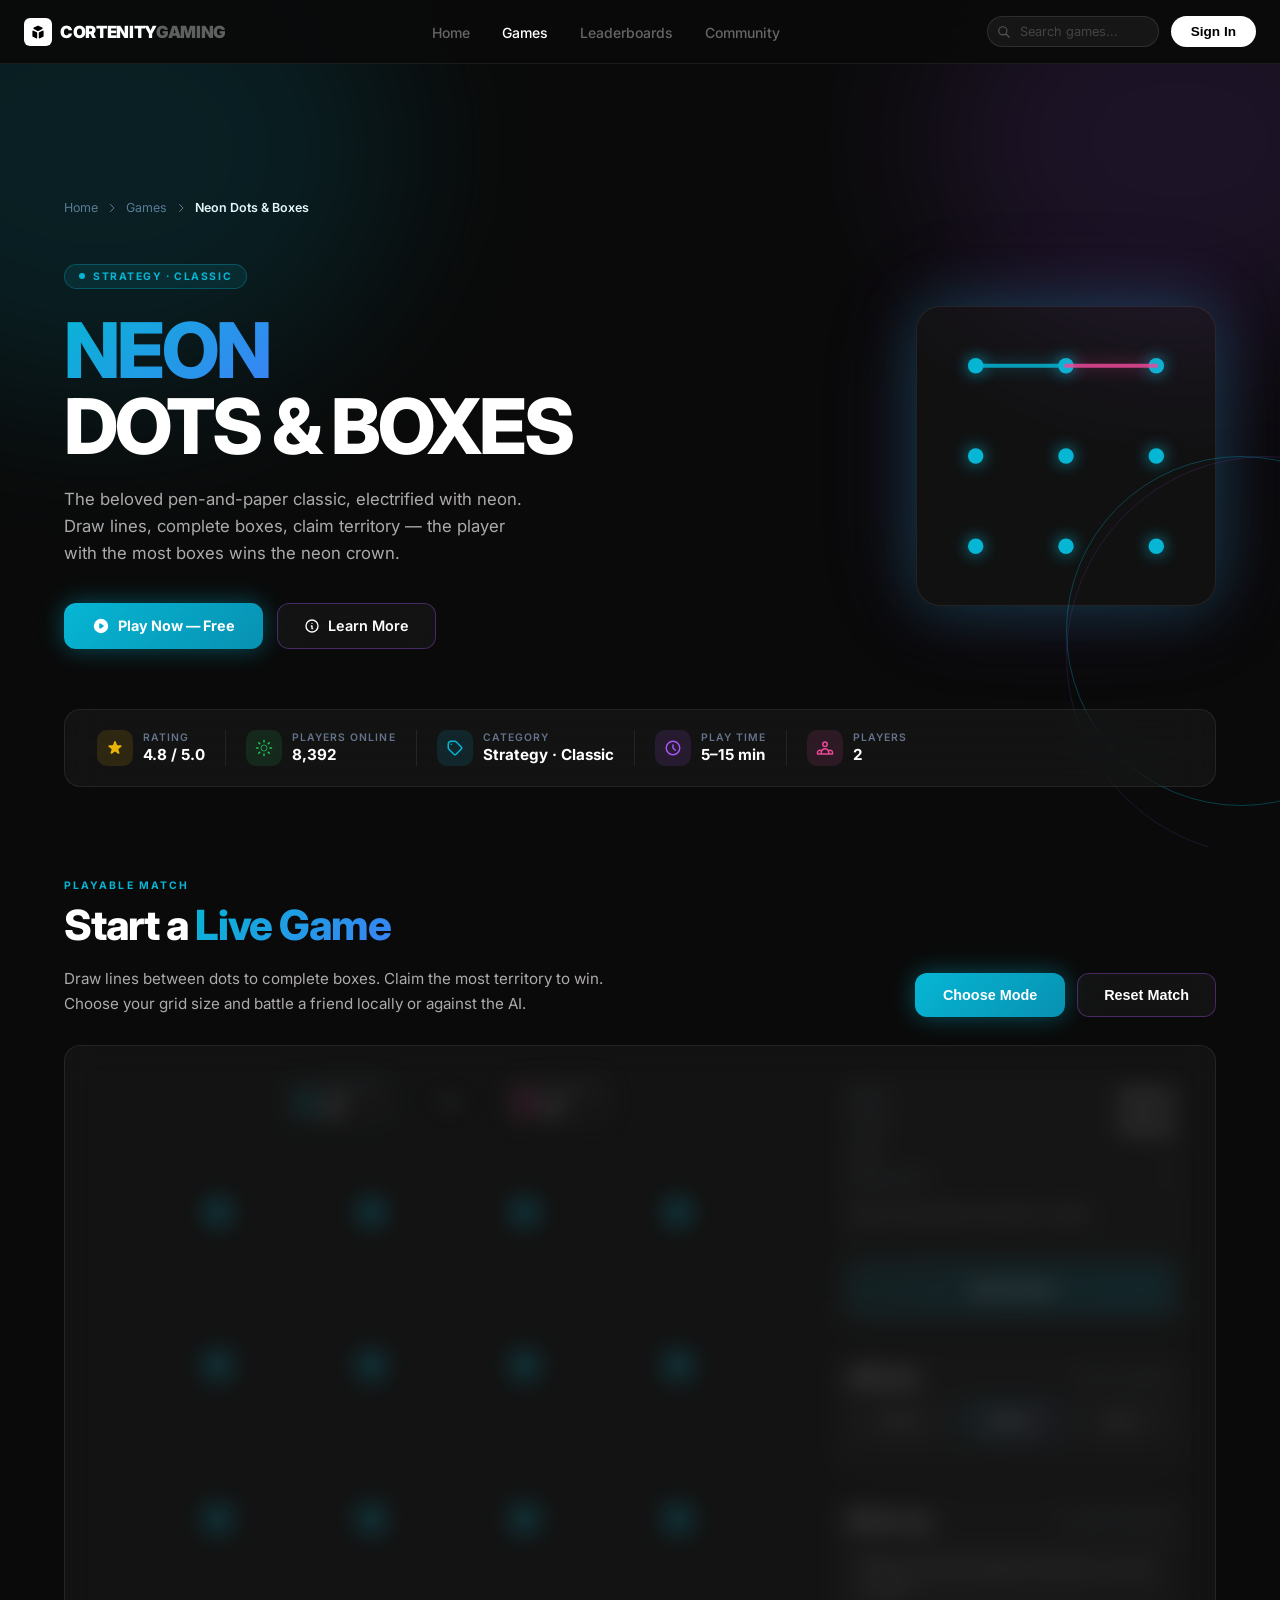
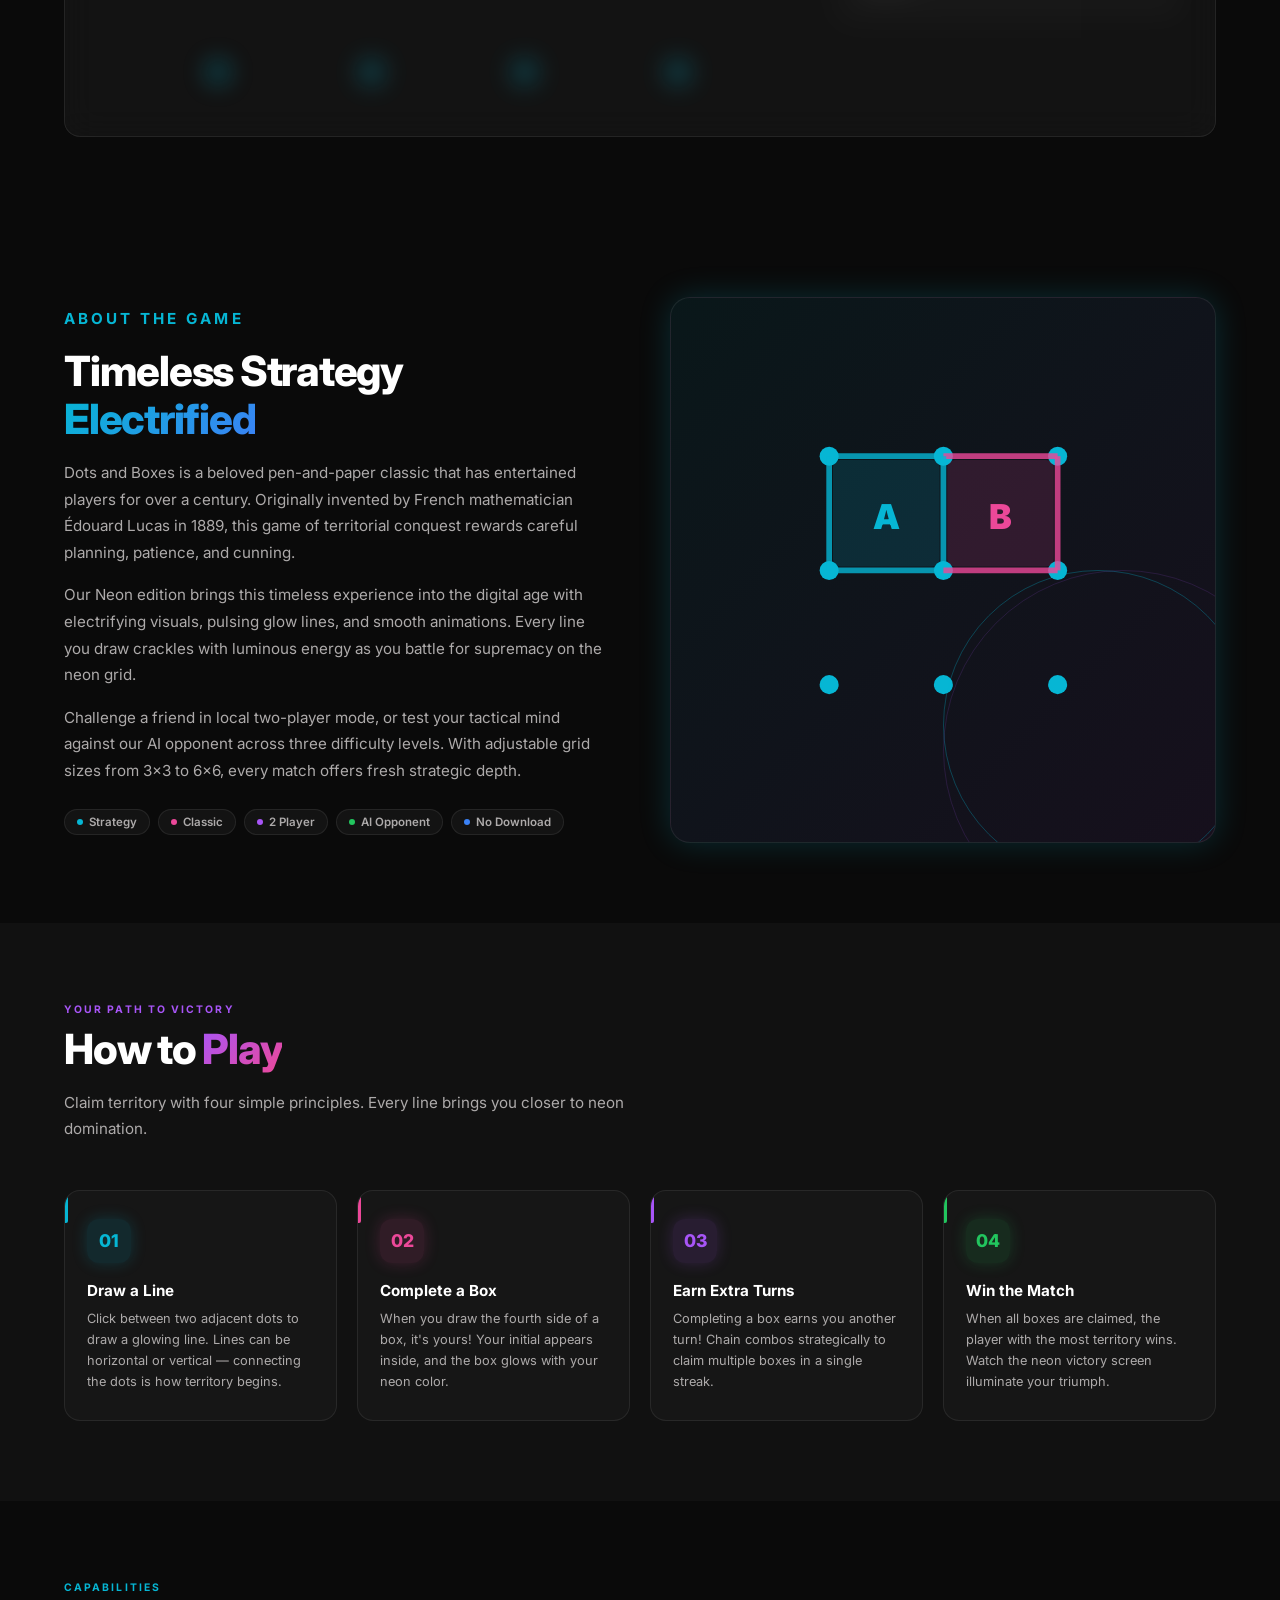
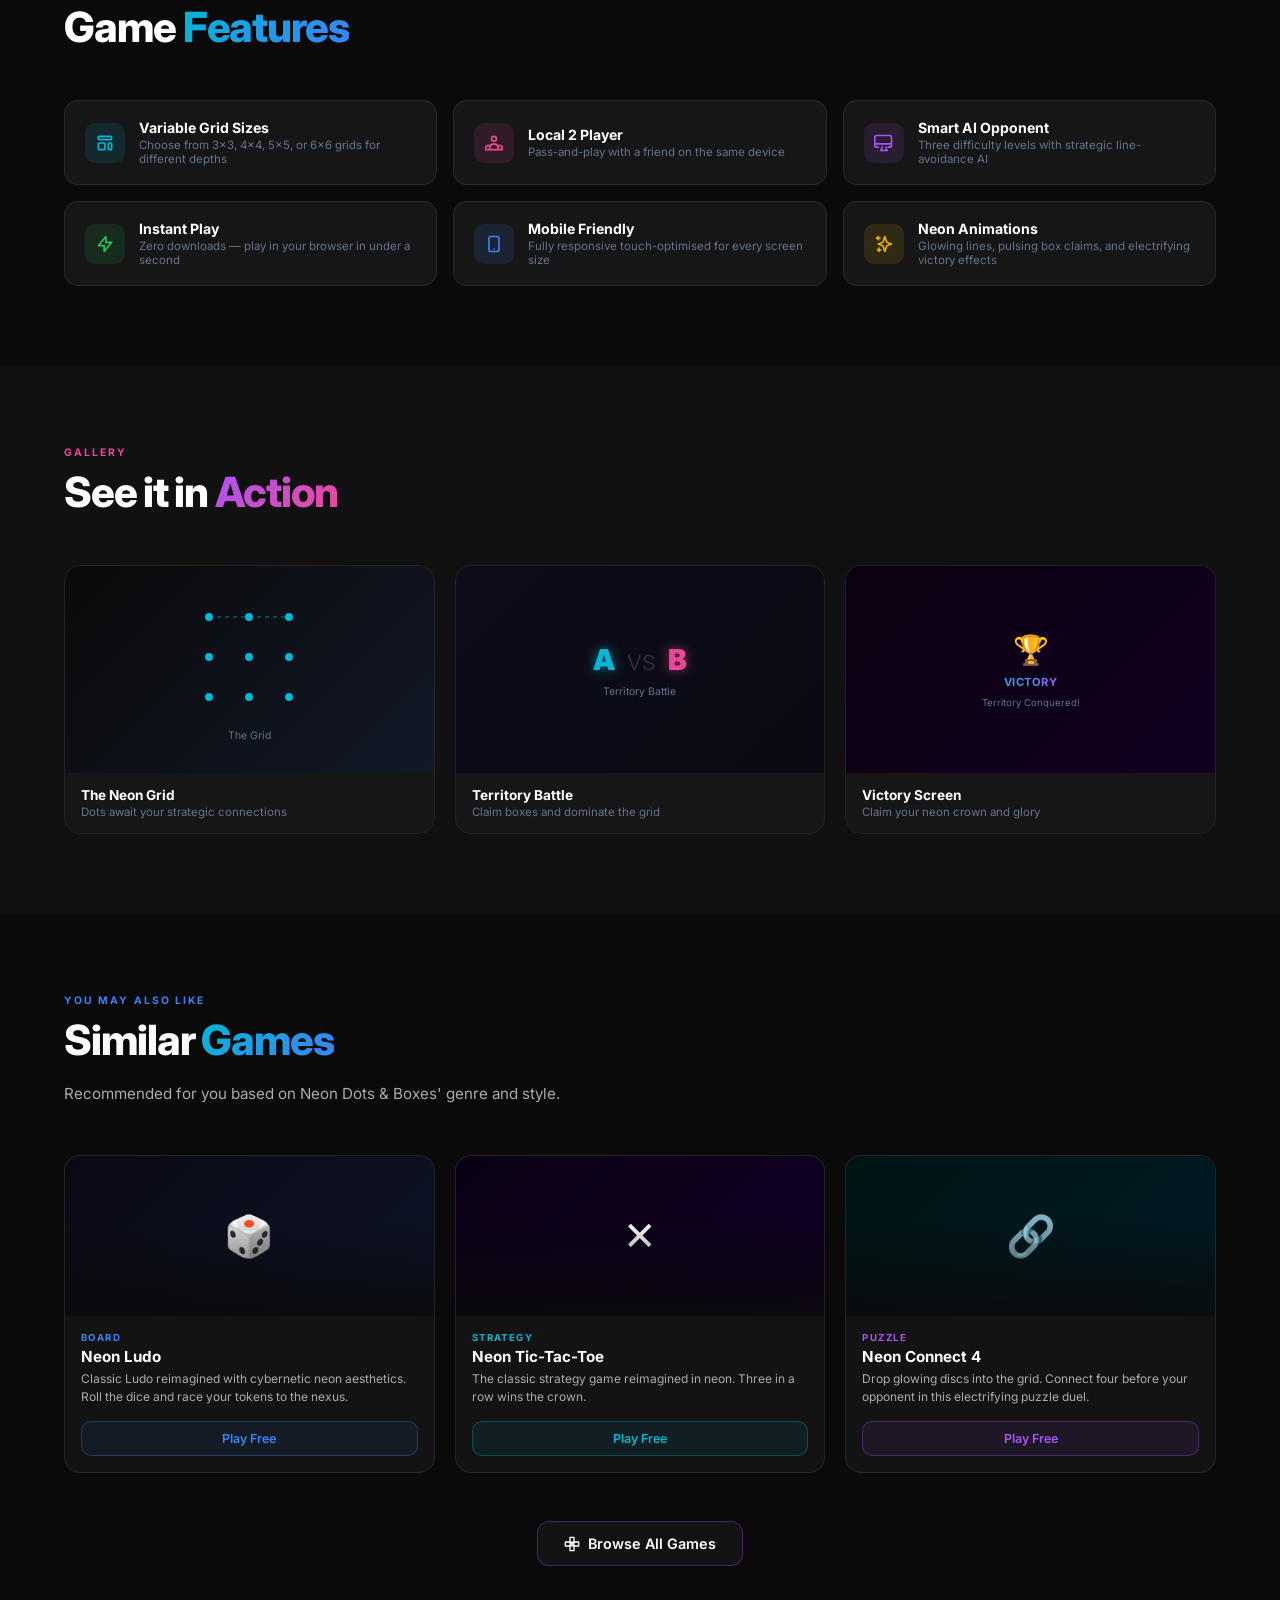
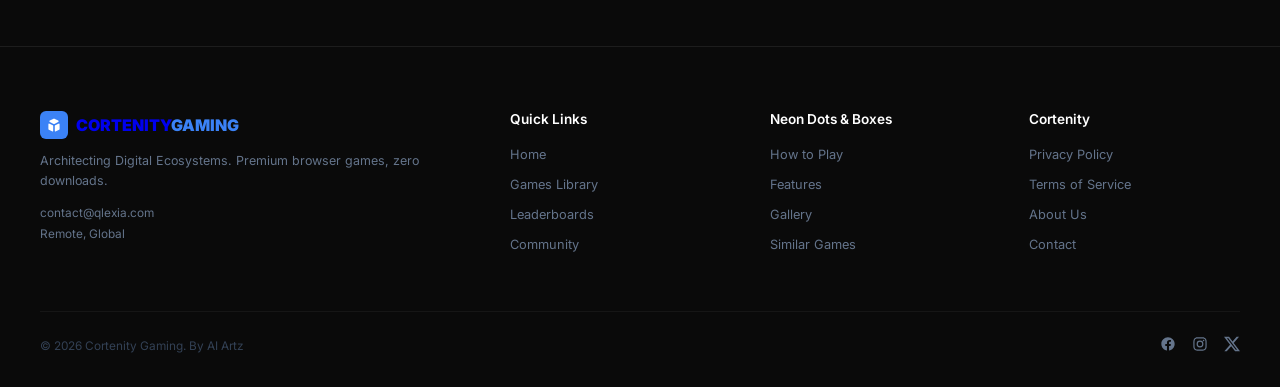
<file: games/Cortenity_dotsandboxes/index.html>
<!DOCTYPE html>
<html lang="en">
<head>
<meta charset="UTF-8">
<meta name="viewport" content="width=device-width, initial-scale=1.0">
<title>Neon Dots & Boxes – Classic Strategy Reimagined | Cortenity Gaming</title>
<meta name="description" content="Play Neon Dots & Boxes on Cortenity Gaming. The classic pen-and-paper strategy game reimagined with stunning neon aesthetics. Challenge a friend locally, no download required.">
<meta name="keywords" content="neon dots and boxes, dots and boxes online, free dots boxes, strategy game, multiplayer dots boxes">
<meta name="robots" content="index, follow">
<link rel="canonical" href="https://cortenity.qlexia.com/games/Cortenity_dotsandboxes/">
<meta property="og:title" content="Neon Dots & Boxes – Classic Strategy Reimagined">
<meta property="og:description" content="Experience the classic pen-and-paper strategy game with stunning neon visuals. Play free on Cortenity Gaming.">
<meta property="og:type" content="website">
<link rel="preconnect" href="https://fonts.googleapis.com">
<link rel="preconnect" href="https://fonts.gstatic.com" crossorigin>
<link href="https://fonts.googleapis.com/css2?family=Inter:wght@400;500;600;700;800;900&display=swap" rel="stylesheet">
<link rel="stylesheet" href="css/style.css">
</head>
<body>

<!-- ===== NAVBAR ===== -->
<nav class="site-nav" role="navigation" aria-label="Main navigation">
  <div class="nav-inner">
    <a href="../../index.html" class="nav-logo" aria-label="Cortenity Gaming Home">
      <div class="nav-logo-icon">
        <svg viewBox="0 0 20 20" fill="currentColor"><path d="M11 17a1 1 0 001.447.894l4-2A1 1 0 0017 15V9.236a1 1 0 00-1.447-.894l-4 2a1 1 0 00-.553.894V17zM15.211 6.276a1 1 0 000-1.788l-4.764-2.382a1 1 0 00-.894 0L4.789 4.488a1 1 0 000 1.788l4.764 2.382a1 1 0 00.894 0l4.764-2.382zM4.447 8.342A1 1 0 003 9.236V15a1 1 0 00.553.894l4 2A1 1 0 009 17v-5.764a1 1 0 00-.553-.894l-4-2z"/></svg>
      </div>
      <span class="nav-brand">CORTENITY<span>GAMING</span></span>
    </a>
    <ul class="nav-links">
      <li><a href="../../index.html">Home</a></li>
      <li><a href="../../pages/games.html" class="active">Games</a></li>
      <li><a href="../../pages/leaderboards.html">Leaderboards</a></li>
      <li><a href="../../pages/community.html">Community</a></li>
    </ul>
    <div class="nav-right">
      <div class="nav-search">
        <svg fill="none" stroke="currentColor" viewBox="0 0 24 24"><path stroke-linecap="round" stroke-linejoin="round" stroke-width="2" d="M21 21l-6-6m2-5a7 7 0 11-14 0 7 7 0 0114 0z"/></svg>
        <input type="text" id="nav-search-input" placeholder="Search games..." aria-label="Search games">
      </div>
      <button class="btn-signin" id="signin-btn">Sign In</button>
    </div>
  </div>
</nav>

<!-- Mobile Bottom Nav -->
<nav class="mobile-bottom-nav" aria-label="Mobile navigation">
  <ul>
    <li><a href="../../index.html"><svg viewBox="0 0 24 24"><path d="M10 20v-6h4v6h5v-8h3L12 3 2 12h3v8z"/></svg>Home</a></li>
    <li><a href="../../pages/games.html" class="active"><svg viewBox="0 0 24 24"><path d="M15 7.5V2H9v5.5l3 3 3-3zM7.5 9H2v6h5.5l3-3-3-3zM9 16.5V22h6v-5.5l-3-3-3 3zM16.5 9l-3 3 3 3H22V9h-5.5z"/></svg>Games</a></li>
    <li><a href="../../pages/leaderboards.html"><svg viewBox="0 0 24 24"><path d="M5 9h3v11H5zm6-5h3v16h-3zm6 8h3v8h-3z"/></svg>Boards</a></li>
    <li><a href="../../pages/community.html"><svg viewBox="0 0 24 24"><path d="M16 11c1.66 0 2.99-1.34 2.99-3S17.66 5 16 5c-1.66 0-3 1.34-3 3s1.34 3 3 3zm-8 0c1.66 0 2.99-1.34 2.99-3S9.66 5 8 5C6.34 5 5 6.34 5 8s1.34 3 3 3zm0 2c-2.33 0-7 1.17-7 3.5V19h14v-2.5c0-2.33-4.67-3.5-7-3.5zm8 0c-.29 0-.62.02-.97.05 1.16.84 1.97 1.97 1.97 3.45V19h6v-2.5c0-2.33-4.67-3.5-7-3.5z"/></svg>Community</a></li>
  </ul>
</nav>

<main class="pb-20-mobile">

  <!-- ===== HERO ===== -->
  <section class="hero" id="hero">
    <div class="orb hero-orb-1"></div>
    <div class="orb hero-orb-2"></div>
    <div class="container">

      <!-- Breadcrumb -->
      <nav class="breadcrumb" aria-label="Breadcrumb">
        <a href="../../index.html">Home</a>
        <svg width="12" height="12" fill="none" stroke="currentColor" viewBox="0 0 24 24"><path stroke-linecap="round" stroke-linejoin="round" stroke-width="2" d="M9 5l7 7-7 7"/></svg>
        <a href="../../pages/games.html">Games</a>
        <svg width="12" height="12" fill="none" stroke="currentColor" viewBox="0 0 24 24"><path stroke-linecap="round" stroke-linejoin="round" stroke-width="2" d="M9 5l7 7-7 7"/></svg>
        <span>Neon Dots & Boxes</span>
      </nav>

      <div class="hero-content">
        <div class="hero-text">
          <div class="hero-badge">
            <span class="hero-badge-dot"></span>
            Strategy · Classic
          </div>
          <h1 class="hero-title">
            <span class="grad-text">NEON</span><br>DOTS & BOXES
          </h1>
          <p class="hero-subtitle">The beloved pen-and-paper classic, electrified with neon. Draw lines, complete boxes, claim territory — the player with the most boxes wins the neon crown.</p>
          <div class="hero-cta">
            <a href="#arena" class="btn-primary" id="play-now-btn">
              <svg width="18" height="18" fill="currentColor" viewBox="0 0 20 20"><path fill-rule="evenodd" d="M10 18a8 8 0 100-16 8 8 0 000 16zM9.555 7.168A1 1 0 008 8v4a1 1 0 001.555.832l3-2a1 1 0 000-1.664l-3-2z" clip-rule="evenodd"/></svg>
              Play Now — Free
            </a>
            <a href="#about" class="btn-outline" id="about-btn">
              <svg width="16" height="16" fill="none" stroke="currentColor" viewBox="0 0 24 24"><path stroke-linecap="round" stroke-linejoin="round" stroke-width="2" d="M13 16h-1v-4h-1m1-4h.01M21 12a9 9 0 11-18 0 9 9 0 0118 0z"/></svg>
              Learn More
            </a>
          </div>
        </div>

        <!-- Neon Dots & Boxes Preview -->
        <div class="hero-board-wrap" aria-hidden="true">
          <div class="dab-preview-board" role="img" aria-label="Neon Dots & Boxes Board Preview">
            <!-- 3x3 dot grid preview (animated via JS) -->
            <svg class="dab-preview-svg" viewBox="0 0 200 200">
              <!-- Dots -->
              <circle cx="30" cy="30" r="6" class="preview-dot"/>
              <circle cx="100" cy="30" r="6" class="preview-dot"/>
              <circle cx="170" cy="30" r="6" class="preview-dot"/>
              <circle cx="30" cy="100" r="6" class="preview-dot"/>
              <circle cx="100" cy="100" r="6" class="preview-dot"/>
              <circle cx="170" cy="100" r="6" class="preview-dot"/>
              <circle cx="30" cy="170" r="6" class="preview-dot"/>
              <circle cx="100" cy="170" r="6" class="preview-dot"/>
              <circle cx="170" cy="170" r="6" class="preview-dot"/>
              <!-- Preview lines (animated) -->
              <g id="preview-lines"></g>
              <!-- Preview box fills -->
              <g id="preview-boxes"></g>
            </svg>
          </div>
          <!-- Floating glow rings -->
          <div class="board-glow-ring" style="width:350px;height:350px;border-color:rgba(6,182,212,0.3);top:50%;left:50%;"></div>
          <div class="board-glow-ring" style="width:400px;height:400px;border-color:rgba(168,85,247,0.15);top:50%;left:50%;animation-delay:2s;"></div>
        </div>
      </div>

      <!-- Info Strip -->
      <div class="info-strip" id="play">
        <div class="info-strip-inner">
          <div class="stat-pill">
            <div class="stat-pill-icon" style="background:rgba(234,179,8,0.12);">
              <svg fill="currentColor" viewBox="0 0 20 20" style="color:#eab308;"><path d="M9.049 2.927c.3-.921 1.603-.921 1.902 0l1.07 3.292a1 1 0 00.95.69h3.462c.969 0 1.371 1.24.588 1.81l-2.8 2.034a1 1 0 00-.364 1.118l1.07 3.292c.3.921-.755 1.688-1.54 1.118l-2.8-2.034a1 1 0 00-1.175 0l-2.8 2.034c-.784.57-1.838-.197-1.539-1.118l1.07-3.292a1 1 0 00-.364-1.118L2.98 8.72c-.783-.57-.38-1.81.588-1.81h3.461a1 1 0 00.951-.69l1.07-3.292z"/></svg>
            </div>
            <div>
              <div class="stat-pill-label">Rating</div>
              <div class="stat-pill-value">4.8 / 5.0</div>
            </div>
          </div>
          <div class="divider-vertical"></div>
          <div class="stat-pill">
            <div class="stat-pill-icon" style="background:rgba(34,197,94,0.12);">
              <svg fill="none" stroke="#22c55e" viewBox="0 0 24 24"><circle cx="12" cy="12" r="4"/><path stroke-linecap="round" stroke-linejoin="round" stroke-width="2" d="M12 2v2m0 16v2M4.93 4.93l1.41 1.41m11.32 11.32l1.41 1.41M2 12h2m16 0h2M4.93 19.07l1.41-1.41M17.66 6.34l1.41-1.41"/></svg>
            </div>
            <div>
              <div class="stat-pill-label">Players Online</div>
              <div class="stat-pill-value"><span data-counter="8392" id="counter-players">8,392</span></div>
            </div>
          </div>
          <div class="divider-vertical"></div>
          <div class="stat-pill">
            <div class="stat-pill-icon" style="background:rgba(6,182,212,0.12);">
              <svg fill="none" stroke="#06b6d4" viewBox="0 0 24 24"><path stroke-linecap="round" stroke-linejoin="round" stroke-width="2" d="M7 7h.01M7 3h5c.512 0 1.024.195 1.414.586l7 7a2 2 0 010 2.828l-7 7a2 2 0 01-2.828 0l-7-7A2 2 0 013 12V7a4 4 0 014-4z"/></svg>
            </div>
            <div>
              <div class="stat-pill-label">Category</div>
              <div class="stat-pill-value">Strategy · Classic</div>
            </div>
          </div>
          <div class="divider-vertical"></div>
          <div class="stat-pill">
            <div class="stat-pill-icon" style="background:rgba(168,85,247,0.12);">
              <svg fill="none" stroke="#a855f7" viewBox="0 0 24 24"><path stroke-linecap="round" stroke-linejoin="round" stroke-width="2" d="M12 8v4l3 3m6-3a9 9 0 11-18 0 9 9 0 0118 0z"/></svg>
            </div>
            <div>
              <div class="stat-pill-label">Play Time</div>
              <div class="stat-pill-value">5–15 min</div>
            </div>
          </div>
          <div class="divider-vertical"></div>
          <div class="stat-pill">
            <div class="stat-pill-icon" style="background:rgba(236,72,153,0.12);">
              <svg fill="none" stroke="#ec4899" viewBox="0 0 24 24"><path stroke-linecap="round" stroke-linejoin="round" stroke-width="2" d="M17 20h5v-2a3 3 0 00-5.356-1.857M17 20H7m10 0v-2c0-.656-.126-1.283-.356-1.857M7 20H2v-2a3 3 0 015.356-1.857M7 20v-2c0-.656.126-1.283.356-1.857m0 0a5.002 5.002 0 019.288 0M15 7a3 3 0 11-6 0 3 3 0 016 0z"/></svg>
            </div>
            <div>
              <div class="stat-pill-label">Players</div>
              <div class="stat-pill-value">2</div>
            </div>
          </div>
        </div>
      </div>
    </div>
  </section>

  <!-- ===== GAME ARENA ===== -->
  <section class="game-arena-section" id="arena">
    <div class="container">
      <div class="arena-header">
        <div>
          <p class="section-label" style="color:#06b6d4;">Playable Match</p>
          <h2 class="section-title">Start a <span class="grad-text">Live Game</span></h2>
          <p class="section-desc">Draw lines between dots to complete boxes. Claim the most territory to win. Choose your grid size and battle a friend locally or against the AI.</p>
        </div>
        <div class="arena-actions">
          <button class="btn-primary" id="open-mode-selector" type="button">Choose Mode</button>
          <button class="btn-outline" id="reset-match-btn" type="button">Reset Match</button>
        </div>
      </div>

      <div class="game-shell glass-card is-locked" id="game-shell">
        <div class="mode-overlay" id="mode-selector" aria-live="polite">
          <div class="mode-card">
            <p class="mode-kicker">Play Setup</p>
            <h3>Choose how you want to play</h3>
            <p class="mode-copy">Challenge a friend in local pass-and-play or test your strategy against our AI opponent.</p>
            <div class="mode-options">
              <button class="mode-option" id="start-local-match" type="button">
                <span class="mode-title">Local 2 Player</span>
                <span class="mode-meta">Pass & play on one device</span>
              </button>
              <button class="mode-option primary" id="start-bot-match" type="button">
                <span class="mode-title">vs Bot</span>
                <span class="mode-meta">You (A) vs AI (B)</span>
              </button>
            </div>
            <!-- Grid size selector -->
            <div class="grid-size-selector">
              <p class="grid-size-label">Grid Size</p>
              <div class="grid-size-buttons">
                <button class="grid-size-btn" data-size="3" type="button">3×3</button>
                <button class="grid-size-btn active" data-size="4" type="button">4×4</button>
                <button class="grid-size-btn" data-size="5" type="button">5×5</button>
                <button class="grid-size-btn" data-size="6" type="button">6×6</button>
              </div>
            </div>
            <p class="mode-feedback" id="mode-feedback">Pick a mode to launch the board.</p>
          </div>
        </div>

        <div class="game-layout">
          <div class="board-panel">
            <div style="display:flex;flex-direction:column;align-items:center;gap:20px;width:100%;">
              <!-- Score Display -->
              <div class="score-display">
                <div class="score-card a-score">
                  <span class="score-mark">A</span>
                  <div class="score-info">
                    <span class="score-label">Player A</span>
                    <span class="score-value" id="score-a">0</span>
                  </div>
                </div>
                <div class="score-card vs-display">
                  <span class="score-mark">VS</span>
                </div>
                <div class="score-card b-score">
                  <span class="score-mark">B</span>
                  <div class="score-info">
                    <span class="score-label">Player B</span>
                    <span class="score-value" id="score-b">0</span>
                  </div>
                </div>
              </div>

              <!-- Game Board -->
              <div class="dab-board-container" id="dab-board-container">
                <canvas id="dab-canvas"></canvas>
              </div>
            </div>
          </div>

          <aside class="game-sidebar">
            <div class="status-card">
              <div class="status-row">
                <span class="status-label">Mode</span>
                <span class="status-value" id="game-mode-label">Waiting</span>
              </div>
              <div class="status-row">
                <span class="status-label">Turn</span>
                <span class="status-value" id="turn-label">Choose a mode</span>
              </div>
              <div class="status-row">
                <span class="status-label">Grid</span>
                <span class="status-value" id="grid-label">-</span>
              </div>
              <div class="status-row">
                <span class="status-label">Boxes Left</span>
                <span class="status-value" id="boxes-left-label">-</span>
              </div>
              <div class="status-message" id="status-message">Open the launcher and start a match.</div>
              <button class="new-game-button" id="new-game-btn" type="button">New Round</button>
            </div>

            <div class="settings-card">
              <div class="settings-card-header">
                <h3>Difficulty</h3>
                <span>Bot AI Level</span>
              </div>
              <div class="difficulty-selector">
                <button class="difficulty-btn" data-difficulty="easy" type="button">Easy</button>
                <button class="difficulty-btn active" data-difficulty="medium" type="button">Medium</button>
                <button class="difficulty-btn" data-difficulty="hard" type="button">Hard</button>
              </div>
            </div>

            <div class="log-card">
              <div class="log-card-header">
                <h3>Match Log</h3>
                <span>Latest events</span>
              </div>
              <div class="match-log" id="match-log"></div>
            </div>
          </aside>
        </div>
      </div>
    </div>
  </section>

  <!-- ===== ABOUT ===== -->
  <section id="about">
    <div class="container">
      <div class="about-grid">
        <div class="about-text">
          <p class="section-label" style="color:#06b6d4;">About the Game</p>
          <h2 class="section-title">Timeless Strategy<br><span class="grad-text">Electrified</span></h2>
          <p>Dots and Boxes is a beloved pen-and-paper classic that has entertained players for over a century. Originally invented by French mathematician Édouard Lucas in 1889, this game of territorial conquest rewards careful planning, patience, and cunning.</p>
          <p>Our Neon edition brings this timeless experience into the digital age with electrifying visuals, pulsing glow lines, and smooth animations. Every line you draw crackles with luminous energy as you battle for supremacy on the neon grid.</p>
          <p>Challenge a friend in local two-player mode, or test your tactical mind against our AI opponent across three difficulty levels. With adjustable grid sizes from 3×3 to 6×6, every match offers fresh strategic depth.</p>
          <div class="about-tag-badges">
            <span class="tag-badge"><span class="tag-dot" style="background:#06b6d4;"></span>Strategy</span>
            <span class="tag-badge"><span class="tag-dot" style="background:#ec4899;"></span>Classic</span>
            <span class="tag-badge"><span class="tag-dot" style="background:#a855f7;"></span>2 Player</span>
            <span class="tag-badge"><span class="tag-dot" style="background:#22c55e;"></span>AI Opponent</span>
            <span class="tag-badge"><span class="tag-dot" style="background:#3b82f6;"></span>No Download</span>
          </div>
        </div>
        <div class="about-visual">
          <div class="about-board-preview neon-glow-cyan">
            <!-- Mini dots & boxes preview -->
            <svg class="about-preview-svg" viewBox="0 0 200 200" aria-hidden="true">
              <!-- Dots -->
              <circle cx="40" cy="40" r="5" fill="#06b6d4"/>
              <circle cx="100" cy="40" r="5" fill="#06b6d4"/>
              <circle cx="160" cy="40" r="5" fill="#06b6d4"/>
              <circle cx="40" cy="100" r="5" fill="#06b6d4"/>
              <circle cx="100" cy="100" r="5" fill="#06b6d4"/>
              <circle cx="160" cy="100" r="5" fill="#06b6d4"/>
              <circle cx="40" cy="160" r="5" fill="#06b6d4"/>
              <circle cx="100" cy="160" r="5" fill="#06b6d4"/>
              <circle cx="160" cy="160" r="5" fill="#06b6d4"/>
              <!-- Lines -->
              <line x1="40" y1="40" x2="100" y2="40" stroke="#06b6d4" stroke-width="3" opacity="0.8"/>
              <line x1="100" y1="40" x2="160" y2="40" stroke="#ec4899" stroke-width="3" opacity="0.8"/>
              <line x1="40" y1="40" x2="40" y2="100" stroke="#06b6d4" stroke-width="3" opacity="0.8"/>
              <line x1="100" y1="40" x2="100" y2="100" stroke="#06b6d4" stroke-width="3" opacity="0.8"/>
              <line x1="40" y1="100" x2="100" y2="100" stroke="#06b6d4" stroke-width="3" opacity="0.8"/>
              <line x1="160" y1="40" x2="160" y2="100" stroke="#ec4899" stroke-width="3" opacity="0.8"/>
              <line x1="100" y1="100" x2="160" y2="100" stroke="#ec4899" stroke-width="3" opacity="0.8"/>
              <!-- Box fills -->
              <rect x="42" y="42" width="56" height="56" rx="4" fill="rgba(6,182,212,0.15)" stroke="none"/>
              <rect x="102" y="42" width="56" height="56" rx="4" fill="rgba(236,72,153,0.15)" stroke="none"/>
              <!-- Box initials -->
              <text x="70" y="78" fill="#06b6d4" font-size="18" font-weight="900" text-anchor="middle" font-family="Inter, sans-serif">A</text>
              <text x="130" y="78" fill="#ec4899" font-size="18" font-weight="900" text-anchor="middle" font-family="Inter, sans-serif">B</text>
            </svg>
            <!-- Floating glow rings -->
            <div class="board-glow-ring" style="width:310px;height:310px;border-color:rgba(6,182,212,0.3);top:50%;left:50%;"></div>
            <div class="board-glow-ring" style="width:360px;height:360px;border-color:rgba(168,85,247,0.15);top:50%;left:50%;animation-delay:2s;"></div>
          </div>
        </div>
      </div>
    </div>
  </section>

  <!-- ===== HOW TO PLAY ===== -->
  <section class="how-bg" id="how-to-play">
    <div class="container">
      <p class="section-label" style="color:#a855f7;">Your Path to Victory</p>
      <h2 class="section-title">How to <span class="grad-text-purple">Play</span></h2>
      <p class="section-desc">Claim territory with four simple principles. Every line brings you closer to neon domination.</p>

      <div class="steps-grid">
        <article class="step-card" id="step-1">
          <div class="step-num">01</div>
          <h3 class="step-title">Draw a Line</h3>
          <p class="step-desc">Click between two adjacent dots to draw a glowing line. Lines can be horizontal or vertical — connecting the dots is how territory begins.</p>
        </article>
        <article class="step-card" id="step-2">
          <div class="step-num">02</div>
          <h3 class="step-title">Complete a Box</h3>
          <p class="step-desc">When you draw the fourth side of a box, it's yours! Your initial appears inside, and the box glows with your neon color.</p>
        </article>
        <article class="step-card" id="step-3">
          <div class="step-num">03</div>
          <h3 class="step-title">Earn Extra Turns</h3>
          <p class="step-desc">Completing a box earns you another turn! Chain combos strategically to claim multiple boxes in a single streak.</p>
        </article>
        <article class="step-card" id="step-4">
          <div class="step-num">04</div>
          <h3 class="step-title">Win the Match</h3>
          <p class="step-desc">When all boxes are claimed, the player with the most territory wins. Watch the neon victory screen illuminate your triumph.</p>
        </article>
      </div>
    </div>
  </section>

  <!-- ===== FEATURES ===== -->
  <section id="features">
    <div class="container">
      <p class="section-label" style="color:#06b6d4;">Capabilities</p>
      <h2 class="section-title">Game <span class="grad-text">Features</span></h2>
      <div class="features-grid">
        <div class="feature-chip">
          <div class="feature-icon" style="background:rgba(6,182,212,0.12);">
            <svg fill="none" stroke="#06b6d4" viewBox="0 0 24 24"><path stroke-linecap="round" stroke-linejoin="round" stroke-width="2" d="M4 5a1 1 0 011-1h14a1 1 0 011 1v2a1 1 0 01-1 1H5a1 1 0 01-1-1V5zM4 13a1 1 0 011-1h6a1 1 0 011 1v6a1 1 0 01-1 1H5a1 1 0 01-1-1v-6zM16 13a1 1 0 011-1h2a1 1 0 011 1v6a1 1 0 01-1 1h-2a1 1 0 01-1-1v-6z"/></svg>
          </div>
          <div><div class="feature-name">Variable Grid Sizes</div><div class="feature-desc">Choose from 3×3, 4×4, 5×5, or 6×6 grids for different depths</div></div>
        </div>
        <div class="feature-chip">
          <div class="feature-icon" style="background:rgba(236,72,153,0.12);">
            <svg fill="none" stroke="#ec4899" viewBox="0 0 24 24"><path stroke-linecap="round" stroke-linejoin="round" stroke-width="2" d="M17 20h5v-2a3 3 0 00-5.356-1.857M17 20H7m10 0v-2c0-.656-.126-1.283-.356-1.857M7 20H2v-2a3 3 0 015.356-1.857M7 20v-2c0-.656.126-1.283.356-1.857m0 0a5.002 5.002 0 019.288 0M15 7a3 3 0 11-6 0 3 3 0 016 0z"/></svg>
          </div>
          <div><div class="feature-name">Local 2 Player</div><div class="feature-desc">Pass-and-play with a friend on the same device</div></div>
        </div>
        <div class="feature-chip">
          <div class="feature-icon" style="background:rgba(168,85,247,0.12);">
            <svg fill="none" stroke="#a855f7" viewBox="0 0 24 24"><path stroke-linecap="round" stroke-linejoin="round" stroke-width="2" d="M9.75 17L9 20l-1 1h8l-1-1-.75-3M3 13h18M5 17H3a2 2 0 01-2-2V5a2 2 0 012-2h16a2 2 0 012 2v10a2 2 0 01-2 2h-2"/></svg>
          </div>
          <div><div class="feature-name">Smart AI Opponent</div><div class="feature-desc">Three difficulty levels with strategic line-avoidance AI</div></div>
        </div>
        <div class="feature-chip">
          <div class="feature-icon" style="background:rgba(34,197,94,0.12);">
            <svg fill="none" stroke="#22c55e" viewBox="0 0 24 24"><path stroke-linecap="round" stroke-linejoin="round" stroke-width="2" d="M13 10V3L4 14h7v7l9-11h-7z"/></svg>
          </div>
          <div><div class="feature-name">Instant Play</div><div class="feature-desc">Zero downloads — play in your browser in under a second</div></div>
        </div>
        <div class="feature-chip">
          <div class="feature-icon" style="background:rgba(59,130,246,0.12);">
            <svg fill="none" stroke="#3b82f6" viewBox="0 0 24 24"><path stroke-linecap="round" stroke-linejoin="round" stroke-width="2" d="M12 18h.01M8 21h8a2 2 0 002-2V5a2 2 0 00-2-2H8a2 2 0 00-2 2v14a2 2 0 002 2z"/></svg>
          </div>
          <div><div class="feature-name">Mobile Friendly</div><div class="feature-desc">Fully responsive touch-optimised for every screen size</div></div>
        </div>
        <div class="feature-chip">
          <div class="feature-icon" style="background:rgba(234,179,8,0.12);">
            <svg fill="none" stroke="#eab308" viewBox="0 0 24 24"><path stroke-linecap="round" stroke-linejoin="round" stroke-width="2" d="M5 3v4M3 5h4M6 17v4m-2-2h4m5-16l2.286 6.857L21 12l-5.714 2.143L13 21l-2.286-6.857L5 12l5.714-2.143L13 3z"/></svg>
          </div>
          <div><div class="feature-name">Neon Animations</div><div class="feature-desc">Glowing lines, pulsing box claims, and electrifying victory effects</div></div>
        </div>
      </div>
    </div>
  </section>

  <!-- ===== SCREENSHOTS ===== -->
  <section class="screenshots-bg" id="screenshots">
    <div class="container">
      <p class="section-label" style="color:#ec4899;">Gallery</p>
      <h2 class="section-title">See it in <span class="grad-text-purple">Action</span></h2>
      <div class="screenshots-grid">
        <div class="screenshot-card" tabindex="0" aria-label="Screenshot: The Neon Grid">
          <div class="screenshot-preview" style="background:linear-gradient(135deg,#0a0a0a,#111827);">
            <div class="screenshot-preview-inner" style="flex-direction:column;gap:12px;">
              <svg viewBox="0 0 120 120" width="120" height="120">
                <circle cx="20" cy="20" r="4" fill="#06b6d4"/>
                <circle cx="60" cy="20" r="4" fill="#06b6d4"/>
                <circle cx="100" cy="20" r="4" fill="#06b6d4"/>
                <circle cx="20" cy="60" r="4" fill="#06b6d4"/>
                <circle cx="60" cy="60" r="4" fill="#06b6d4"/>
                <circle cx="100" cy="60" r="4" fill="#06b6d4"/>
                <circle cx="20" cy="100" r="4" fill="#06b6d4"/>
                <circle cx="60" cy="100" r="4" fill="#06b6d4"/>
                <circle cx="100" cy="100" r="4" fill="#06b6d4"/>
                <line x1="20" y1="20" x2="60" y2="20" stroke="rgba(6,182,212,0.3)" stroke-width="2" stroke-dasharray="4"/>
                <line x1="60" y1="20" x2="100" y2="20" stroke="rgba(6,182,212,0.3)" stroke-width="2" stroke-dasharray="4"/>
              </svg>
              <span style="font-size:0.65rem;color:#64748b;font-family:'Inter',sans-serif;">The Grid</span>
            </div>
          </div>
          <div class="screenshot-label">
            <div class="screenshot-title">The Neon Grid</div>
            <div class="screenshot-sub">Dots await your strategic connections</div>
          </div>
        </div>
        <div class="screenshot-card" tabindex="0" aria-label="Screenshot: Territory Battle">
          <div class="screenshot-preview" style="background:linear-gradient(135deg,#0d0d1a,#0a0a14);">
            <div class="screenshot-preview-inner" style="flex-direction:column;gap:8px;">
              <div style="display:flex;gap:12px;font-size:1.8rem;">
                <span style="color:#06b6d4;text-shadow:0 0 12px rgba(6,182,212,0.6);font-weight:900;">A</span>
                <span style="color:rgba(255,255,255,0.15);font-weight:300;">vs</span>
                <span style="color:#ec4899;text-shadow:0 0 12px rgba(236,72,153,0.6);font-weight:900;">B</span>
              </div>
              <span style="font-size:0.65rem;color:#64748b;font-family:'Inter',sans-serif;">Territory Battle</span>
            </div>
          </div>
          <div class="screenshot-label">
            <div class="screenshot-title">Territory Battle</div>
            <div class="screenshot-sub">Claim boxes and dominate the grid</div>
          </div>
        </div>
        <div class="screenshot-card" tabindex="0" aria-label="Screenshot: Victory Screen">
          <div class="screenshot-preview" style="background:linear-gradient(135deg,#0a0010,#120020);">
            <div class="screenshot-preview-inner" style="flex-direction:column;gap:8px;">
              <div style="font-size:1.8rem;">🏆</div>
              <div style="font-size:0.7rem;font-weight:700;background:linear-gradient(135deg,#06b6d4,#a855f7);-webkit-background-clip:text;-webkit-text-fill-color:transparent;background-clip:text;font-family:'Inter',sans-serif;letter-spacing:0.05em;">VICTORY</div>
              <span style="font-size:0.6rem;color:#64748b;font-family:'Inter',sans-serif;">Territory Conquered!</span>
            </div>
          </div>
          <div class="screenshot-label">
            <div class="screenshot-title">Victory Screen</div>
            <div class="screenshot-sub">Claim your neon crown and glory</div>
          </div>
        </div>
      </div>
    </div>
  </section>

  <!-- ===== SIMILAR GAMES ===== -->
  <section id="similar-games">
    <div class="container">
      <p class="section-label" style="color:#3b82f6;">You May Also Like</p>
      <h2 class="section-title">Similar <span class="grad-text">Games</span></h2>
      <p class="section-desc">Recommended for you based on Neon Dots & Boxes' genre and style.</p>
      <div class="similar-grid">
        <!-- Card 1 -->
        <article class="game-card">
          <div class="game-card-img">
            <div class="game-card-img-inner" style="background:linear-gradient(135deg,#0a0a14,#0d1428);">
              🎲
              <div class="game-card-gradient"></div>
            </div>
          </div>
          <div class="game-card-body">
            <div class="game-card-genre" style="color:#3b82f6;">Board</div>
            <h3 class="game-card-title">Neon Ludo</h3>
            <p class="game-card-desc">Classic Ludo reimagined with cybernetic neon aesthetics. Roll the dice and race your tokens to the nexus.</p>
            <a href="../Cortenity_ludo/index.html" class="btn-play" style="color:#3b82f6;border-color:rgba(59,130,246,0.3);background:rgba(59,130,246,0.08);" onmouseover="this.style.background='#3b82f6';this.style.color='#fff'" onmouseout="this.style.background='rgba(59,130,246,0.08)';this.style.color='#3b82f6'">Play Free</a>
          </div>
        </article>
        <!-- Card 2 -->
        <article class="game-card">
          <div class="game-card-img">
            <div class="game-card-img-inner" style="background:linear-gradient(135deg,#0a0014,#100024);">
              ✕
              <div class="game-card-gradient"></div>
            </div>
          </div>
          <div class="game-card-body">
            <div class="game-card-genre" style="color:#06b6d4;">Strategy</div>
            <h3 class="game-card-title">Neon Tic-Tac-Toe</h3>
            <p class="game-card-desc">The classic strategy game reimagined in neon. Three in a row wins the crown.</p>
            <a href="../Cortenity_tictactoe/index.html" class="btn-play" style="color:#06b6d4;border-color:rgba(6,182,212,0.3);background:rgba(6,182,212,0.08);" onmouseover="this.style.background='#06b6d4';this.style.color='#fff'" onmouseout="this.style.background='rgba(6,182,212,0.08)';this.style.color='#06b6d4'">Play Free</a>
          </div>
        </article>
        <!-- Card 3 -->
        <article class="game-card">
          <div class="game-card-img">
            <div class="game-card-img-inner" style="background:linear-gradient(135deg,#001414,#001a24);">
              🔗
              <div class="game-card-gradient"></div>
            </div>
          </div>
          <div class="game-card-body">
            <div class="game-card-genre" style="color:#a855f7;">Puzzle</div>
            <h3 class="game-card-title">Neon Connect 4</h3>
            <p class="game-card-desc">Drop glowing discs into the grid. Connect four before your opponent in this electrifying puzzle duel.</p>
            <a href="../../pages/games.html" class="btn-play" style="color:#a855f7;border-color:rgba(168,85,247,0.3);background:rgba(168,85,247,0.08);" onmouseover="this.style.background='#a855f7';this.style.color='#fff'" onmouseout="this.style.background='rgba(168,85,247,0.08)';this.style.color='#a855f7'">Play Free</a>
          </div>
        </article>
      </div>

      <!-- Back to games CTA -->
      <div style="text-align:center;margin-top:48px;">
        <a href="../../pages/games.html" class="btn-outline" style="display:inline-flex;">
          <svg width="16" height="16" fill="none" stroke="currentColor" viewBox="0 0 24 24"><path stroke-linecap="round" stroke-linejoin="round" stroke-width="2" d="M15 7.5V2H9v5.5l3 3 3-3zM7.5 9H2v6h5.5l3-3-3-3zM9 16.5V22h6v-5.5l-3-3-3 3zM16.5 9l-3 3 3 3H22V9h-5.5z"/></svg>
          Browse All Games
        </a>
      </div>
    </div>
  </section>

</main>

<!-- ===== FOOTER ===== -->
<footer class="site-footer">
  <div class="footer-inner">
    <div class="footer-grid">
      <div>
        <a href="../../index.html" class="footer-brand-logo">
          <div class="footer-brand-logo-icon"><svg viewBox="0 0 20 20"><path d="M11 17a1 1 0 001.447.894l4-2A1 1 0 0017 15V9.236a1 1 0 00-1.447-.894l-4 2a1 1 0 00-.553.894V17zM15.211 6.276a1 1 0 000-1.788l-4.764-2.382a1 1 0 00-.894 0L4.789 4.488a1 1 0 000 1.788l4.764 2.382a1 1 0 00.894 0l4.764-2.382zM4.447 8.342A1 1 0 003 9.236V15a1 1 0 00.553.894l4 2A1 1 0 009 17v-5.764a1 1 0 00-.553-.894l-4-2z"/></svg></div>
          <span class="footer-brand-name">CORTENITY<span>GAMING</span></span>
        </a>
        <p class="footer-tagline">Architecting Digital Ecosystems. Premium browser games, zero downloads.</p>
        <p class="footer-contact">contact@qlexia.com<br>Remote, Global</p>
      </div>
      <div class="footer-col">
        <h4>Quick Links</h4>
        <ul>
          <li><a href="../../index.html">Home</a></li>
          <li><a href="../../pages/games.html">Games Library</a></li>
          <li><a href="../../pages/leaderboards.html">Leaderboards</a></li>
          <li><a href="../../pages/community.html">Community</a></li>
        </ul>
      </div>
      <div class="footer-col">
        <h4>Neon Dots & Boxes</h4>
        <ul>
          <li><a href="#how-to-play">How to Play</a></li>
          <li><a href="#features">Features</a></li>
          <li><a href="#screenshots">Gallery</a></li>
          <li><a href="#similar-games">Similar Games</a></li>
        </ul>
      </div>
      <div class="footer-col">
        <h4>Cortenity</h4>
        <ul>
          <li><a href="#">Privacy Policy</a></li>
          <li><a href="#">Terms of Service</a></li>
          <li><a href="#">About Us</a></li>
          <li><a href="#">Contact</a></li>
        </ul>
      </div>
    </div>
    <div class="footer-bottom">
      <p>&copy; 2026 Cortenity Gaming. By AI Artz</p>
      <div class="footer-social">
        <a href="#" aria-label="Facebook"><svg fill="currentColor" viewBox="0 0 24 24"><path d="M22 12c0-5.523-4.477-10-10-10S2 6.477 2 12c0 4.991 3.657 9.128 8.438 9.878v-6.987h-2.54V12h2.54V9.797c0-2.506 1.492-3.89 3.777-3.89 1.094 0 2.238.195 2.238.195v2.46h-1.26c-1.243 0-1.63.771-1.63 1.562V12h2.773l-.443 2.89h-2.33v6.988C18.343 21.128 22 16.991 22 12z"/></svg></a>
        <a href="#" aria-label="Instagram"><svg fill="currentColor" viewBox="0 0 24 24"><path fill-rule="evenodd" d="M12.315 2c2.43 0 2.784.013 3.808.06 1.064.049 1.791.218 2.427.465a4.902 4.902 0 011.772 1.153 4.902 4.902 0 011.153 1.772c.247.636.416 1.363.465 2.427.048 1.067.06 1.407.06 4.123v.08c0 2.643-.012 2.987-.06 4.043-.049 1.064-.218 1.791-.465 2.427a4.902 4.902 0 01-1.153 1.772 4.902 4.902 0 01-1.772 1.153c-.636.247-1.363.416-2.427.465-1.067.048-1.407.06-4.123.06h-.08c-2.643 0-2.987-.012-4.043-.06-1.064-.049-1.791-.218-2.427-.465a4.902 4.902 0 01-1.772-1.153 4.902 4.902 0 01-1.153-1.772c-.247-.636-.416-1.363-.465-2.427-.047-1.024-.06-1.379-.06-3.808v-.63c0-2.43.013-2.784.06-3.808.049-1.064.218-1.791.465-2.427a4.902 4.902 0 011.153-1.772A4.902 4.902 0 015.45 2.525c.636-.247 1.363-.416 2.427-.465C8.901 2.013 9.256 2 11.685 2h.63zm-.081 1.802h-.468c-2.456 0-2.784.011-3.807.058-.975.045-1.504.207-1.857.344-.467.182-.8.398-1.15.748-.35.35-.566.683-.748 1.15-.137.353-.3.882-.344 1.857-.047 1.023-.058 1.351-.058 3.807v.468c0 2.456.011 2.784.058 3.807.045.975.207 1.504.344 1.857.182.466.399.8.748 1.15.35.35.683.566 1.15.748.353.137.882.3 1.857.344 1.054.048 1.37.058 4.041.058h.08c2.597 0 2.917-.01 3.96-.058.976-.045 1.505-.207 1.858-.344.466-.182.8-.398 1.15-.748.35-.35.566-.683.748-1.15.137-.353.3-.882.344-1.857.048-1.055.058-1.37.058-4.041v-.08c0-2.597-.01-2.917-.058-3.96-.045-.976-.207-1.505-.344-1.858a3.097 3.097 0 00-.748-1.15 3.098 3.098 0 00-1.15-.748c-.353-.137-.882-.3-1.857-.344-1.023-.047-1.351-.058-3.807-.058zM12 6.865a5.135 5.135 0 110 10.27 5.135 5.135 0 010-10.27zm0 1.802a3.333 3.333 0 100 6.666 3.333 3.333 0 000-6.666zm5.338-3.205a1.2 1.2 0 110 2.4 1.2 1.2 0 010-2.4z" clip-rule="evenodd"/></svg></a>
        <a href="#" aria-label="X / Twitter"><svg fill="currentColor" viewBox="0 0 24 24"><path d="M18.901 1.153h3.68l-8.04 9.19L24 22.846h-7.406l-5.8-7.584-6.638 7.584H.474l8.6-9.83L0 1.154h7.594l5.243 6.932 6.064-6.932zm-1.291 19.497h2.039L6.486 3.24H4.298l13.312 17.41z"/></svg></a>
      </div>
    </div>
  </div>
</footer>

<script src="js/game.js"></script>
</body>
</html>
</file>
<file: games/Cortenity_dotsandboxes/css/style.css>
/* ====================================================
   Cortenity Gaming — Neon Dots & Boxes: Game Page
   css/style.css
   ==================================================== */

@import url('https://fonts.googleapis.com/css2?family=Inter:wght@400;500;600;700;800;900&display=swap');

/* ---- Reset & Base ---- */
*, *::before, *::after { box-sizing: border-box; margin: 0; padding: 0; }

:root {
  --bg:       #0a0a0a;
  --surface:  #111111;
  --card:     #161616;
  --blue:     #3b82f6;
  --purple:   #a855f7;
  --cyan:     #06b6d4;
  --pink:     #ec4899;
  --green:    #22c55e;
  --yellow:   #eab308;
  --text:     #ffffff;
  --muted:    #adaaaa;
  --subtle:   #64748b;
  --glass:    rgba(255,255,255,0.04);
  --glass-border: rgba(255,255,255,0.08);
  --player-a: #06b6d4;
  --player-b: #ec4899;
}

html { scroll-behavior: smooth; }

body {
  background: var(--bg);
  color: var(--text);
  font-family: 'Inter', sans-serif;
  -webkit-font-smoothing: antialiased;
  min-height: 100vh;
  overflow-x: hidden;
}

/* ---- Scrollbar ---- */
::-webkit-scrollbar { width: 5px; }
::-webkit-scrollbar-track { background: var(--bg); }
::-webkit-scrollbar-thumb { background: rgba(255,255,255,0.1); border-radius: 4px; }

/* ---- Navbar ---- */
.site-nav {
  position: fixed;
  top: 0; left: 0; width: 100%;
  z-index: 100;
  background: rgba(10,10,10,0.92);
  backdrop-filter: blur(20px);
  -webkit-backdrop-filter: blur(20px);
  border-bottom: 1px solid var(--glass-border);
  height: 64px;
  display: flex;
  align-items: center;
}
.nav-inner {
  width: 100%; max-width: 1400px;
  margin: 0 auto;
  padding: 0 24px;
  display: flex;
  align-items: center;
  justify-content: space-between;
}
.nav-logo {
  display: flex; align-items: center; gap: 8px;
  text-decoration: none;
}
.nav-logo-icon {
  width: 28px; height: 28px;
  background: #fff;
  border-radius: 6px;
  display: flex; align-items: center; justify-content: center;
  flex-shrink: 0;
}
.nav-logo-icon svg { width: 16px; height: 16px; color: #000; fill: #000; }
.nav-brand { font-weight: 900; font-size: 1.05rem; letter-spacing: -0.02em; color: #fff; }
.nav-brand span { color: rgba(255,255,255,0.35); }
.nav-links { display: flex; gap: 32px; list-style: none; }
.nav-links a {
  font-size: 0.875rem; font-weight: 500;
  color: #666; text-decoration: none;
  transition: color 0.2s;
}
.nav-links a:hover, .nav-links a.active { color: #fff; }
.nav-right { display: flex; align-items: center; gap: 12px; }
.nav-search {
  position: relative;
  display: flex; align-items: center;
}
.nav-search svg {
  position: absolute; left: 10px;
  width: 14px; height: 14px; color: #555;
  pointer-events: none;
}
.nav-search input {
  background: rgba(255,255,255,0.05);
  border: 1px solid rgba(255,255,255,0.1);
  border-radius: 999px;
  padding: 7px 14px 7px 32px;
  font-size: 0.8rem; color: rgba(255,255,255,0.6);
  font-family: 'Inter', sans-serif;
  outline: none;
  width: 172px;
  transition: border-color 0.2s;
}
.nav-search input::placeholder { color: #444; }
.nav-search input:focus { border-color: rgba(255,255,255,0.25); }
.btn-signin {
  background: #fff; color: #000;
  border: none; border-radius: 999px;
  padding: 8px 20px;
  font-size: 0.85rem; font-weight: 600;
  cursor: pointer; transition: background 0.2s;
}
.btn-signin:hover { background: rgba(255,255,255,0.85); }

/* Mobile bottom nav */
.mobile-bottom-nav {
  display: none;
  position: fixed; bottom: 0; left: 0; width: 100%;
  z-index: 100;
  background: var(--bg);
  border-top: 1px solid var(--glass-border);
  height: 60px;
}
.mobile-bottom-nav ul {
  display: flex; align-items: center; justify-content: space-around;
  height: 100%; list-style: none; padding: 0 4px;
}
.mobile-bottom-nav a {
  display: flex; flex-direction: column; align-items: center; gap: 2px;
  text-decoration: none;
  font-size: 0.5rem; font-weight: 700;
  letter-spacing: 0.1em; text-transform: uppercase;
  color: #555; transition: color 0.2s;
}
.mobile-bottom-nav a svg { width: 20px; height: 20px; fill: currentColor; }
.mobile-bottom-nav a.active { color: var(--cyan); }

@media (max-width: 767px) {
  .nav-links, .nav-search, .btn-signin { display: none; }
  .mobile-bottom-nav { display: block; }
}

/* ---- Utility ---- */
.container { max-width: 1200px; margin: 0 auto; padding: 0 24px; }
.glass-card {
  background: var(--glass);
  backdrop-filter: blur(16px);
  -webkit-backdrop-filter: blur(16px);
  border: 1px solid var(--glass-border);
  border-radius: 16px;
}
.neon-glow-cyan   { box-shadow: 0 0 32px rgba(6,182,212,0.2); }
.neon-glow-purple { box-shadow: 0 0 32px rgba(168,85,247,0.2); }
.neon-glow-blue   { box-shadow: 0 0 32px rgba(59,130,246,0.2); }
.neon-glow-pink   { box-shadow: 0 0 32px rgba(236,72,153,0.2); }

/* gradient text */
.grad-text {
  background: linear-gradient(135deg, var(--cyan), var(--blue));
  -webkit-background-clip: text;
  -webkit-text-fill-color: transparent;
  background-clip: text;
}
.grad-text-purple {
  background: linear-gradient(135deg, var(--purple), var(--pink));
  -webkit-background-clip: text;
  -webkit-text-fill-color: transparent;
  background-clip: text;
}

/* ---- Ambient background orbs ---- */
.orb {
  position: absolute;
  border-radius: 50%;
  pointer-events: none;
  filter: blur(80px);
  opacity: 0.12;
}

/* ---- Hero Section ---- */
.hero {
  position: relative;
  padding-top: 120px;
  padding-bottom: 0;
  overflow: hidden;
  min-height: 600px;
}
.hero-orb-1 {
  width: 600px; height: 500px;
  background: var(--cyan);
  top: -100px; left: -200px;
}
.hero-orb-2 {
  width: 500px; height: 400px;
  background: var(--purple);
  top: -60px; right: -150px;
}
.hero-content {
  position: relative; z-index: 2;
  display: flex;
  align-items: center;
  justify-content: space-between;
  gap: 48px;
  padding-top: 40px;
  padding-bottom: 60px;
}
.hero-text { flex: 1; max-width: 580px; }
.hero-badge {
  display: inline-flex; align-items: center; gap: 8px;
  background: rgba(6,182,212,0.1);
  border: 1px solid rgba(6,182,212,0.3);
  border-radius: 999px;
  padding: 5px 14px;
  font-size: 0.65rem; font-weight: 700;
  letter-spacing: 0.15em; text-transform: uppercase;
  color: var(--cyan);
  margin-bottom: 24px;
}
.hero-badge-dot {
  width: 6px; height: 6px;
  background: var(--cyan);
  border-radius: 50%;
  animation: pulse 2s infinite;
}
@keyframes pulse {
  0%, 100% { opacity: 1; transform: scale(1); }
  50%       { opacity: 0.5; transform: scale(1.4); }
}
.hero-title {
  font-family: 'Inter', sans-serif;
  font-size: clamp(3rem, 6vw, 5.5rem);
  font-weight: 800;
  line-height: 1.0;
  letter-spacing: -0.04em;
  margin-bottom: 20px;
}
.hero-subtitle {
  font-size: 1.05rem;
  color: var(--muted);
  line-height: 1.6;
  margin-bottom: 36px;
  max-width: 460px;
}
.hero-cta { display: flex; gap: 14px; flex-wrap: wrap; }

.btn-primary {
  display: inline-flex; align-items: center; gap: 8px;
  padding: 14px 28px;
  background: linear-gradient(135deg, var(--cyan), #0891b2);
  color: #fff; font-weight: 700; font-size: 0.9rem;
  border-radius: 12px; border: none;
  text-decoration: none; cursor: pointer;
  box-shadow: 0 0 24px rgba(6,182,212,0.4);
  transition: box-shadow 0.3s, transform 0.2s;
}
.btn-primary:hover {
  box-shadow: 0 0 40px rgba(6,182,212,0.65);
  transform: translateY(-2px);
}
.btn-outline {
  display: inline-flex; align-items: center; gap: 8px;
  padding: 13px 26px;
  background: var(--glass);
  backdrop-filter: blur(12px);
  color: #fff; font-weight: 600; font-size: 0.9rem;
  border-radius: 12px;
  border: 1px solid rgba(168,85,247,0.35);
  text-decoration: none; cursor: pointer;
  transition: border-color 0.3s, background 0.3s, transform 0.2s;
}
.btn-outline:hover {
  border-color: rgba(168,85,247,0.7);
  background: rgba(168,85,247,0.08);
  transform: translateY(-2px);
}

/* ---- Hero Board (Dots & Boxes Preview) ---- */
.hero-board-wrap {
  flex-shrink: 0;
  position: relative;
  z-index: 2;
}
.dab-preview-board {
  width: 300px; height: 300px;
  position: relative;
  border-radius: 24px;
  overflow: hidden;
  display: flex;
  align-items: center;
  justify-content: center;
  padding: 20px;
  background: rgba(255,255,255,0.03);
  border: 1px solid rgba(255,255,255,0.08);
  box-shadow: 0 0 60px rgba(6,182,212,0.25), 0 0 100px rgba(168,85,247,0.15);
  animation: boardFloat 6s ease-in-out infinite;
}
.dab-preview-svg {
  width: 100%;
  height: 100%;
}
.preview-dot {
  fill: var(--cyan);
  filter: drop-shadow(0 0 6px rgba(6,182,212,0.8));
}
.preview-line-a {
  stroke: var(--cyan);
  stroke-width: 3;
  stroke-linecap: round;
  filter: drop-shadow(0 0 6px rgba(6,182,212,0.6));
  opacity: 0;
  animation: lineAppear 0.4s ease forwards;
}
.preview-line-b {
  stroke: var(--pink);
  stroke-width: 3;
  stroke-linecap: round;
  filter: drop-shadow(0 0 6px rgba(236,72,153,0.6));
  opacity: 0;
  animation: lineAppear 0.4s ease forwards;
}
@keyframes lineAppear {
  from { opacity: 0; }
  to   { opacity: 0.85; }
}
@keyframes boardFloat {
  0%, 100% { transform: translateY(0) rotate(0deg); }
  50%       { transform: translateY(-12px) rotate(0.5deg); }
}

/* Board glow rings */
.board-glow-ring {
  position: absolute;
  border-radius: 50%;
  border: 1px solid;
  animation: ringPulse 4s ease-in-out infinite;
  pointer-events: none;
}
@keyframes ringPulse {
  0%,100% { opacity: 0.2; transform: translate(-50%,-50%) scale(1); }
  50%      { opacity: 0.6; transform: translate(-50%,-50%) scale(1.04); }
}

/* ---- Info Strip ---- */
.info-strip {
  padding: 0 0 60px;
  position: relative; z-index: 2;
}
.info-strip-inner {
  display: flex; align-items: center;
  gap: 12px; flex-wrap: wrap;
  padding: 20px 24px;
  background: var(--glass);
  backdrop-filter: blur(20px);
  border: 1px solid var(--glass-border);
  border-radius: 16px;
}
.divider-vertical {
  width: 1px; height: 36px;
  background: rgba(255,255,255,0.08);
}
.stat-pill {
  display: flex; align-items: center; gap: 10px;
  padding: 0 8px;
}
.stat-pill-icon {
  width: 36px; height: 36px;
  border-radius: 10px;
  display: flex; align-items: center; justify-content: center;
  flex-shrink: 0;
}
.stat-pill-icon svg { width: 18px; height: 18px; }
.stat-pill-label { font-size: 0.65rem; color: var(--subtle); text-transform: uppercase; letter-spacing: 0.1em; font-weight: 600; }
.stat-pill-value { font-size: 0.95rem; font-weight: 700; color: var(--text); margin-top: 1px; }

/* ---- Sections shared ---- */
section { padding: 80px 0; }
.section-label {
  font-size: 0.65rem; font-weight: 700;
  letter-spacing: 0.2em; text-transform: uppercase;
  margin-bottom: 10px;
}
.section-title {
  font-family: 'Inter', sans-serif;
  font-size: clamp(1.8rem, 4vw, 2.6rem);
  font-weight: 800;
  letter-spacing: -0.03em;
  line-height: 1.15;
  margin-bottom: 16px;
}
.section-desc { font-size: 0.95rem; color: var(--muted); line-height: 1.7; max-width: 560px; }

/* ---- Game Arena ---- */
.game-arena-section {
  padding-top: 32px;
}

.arena-header {
  display: flex;
  align-items: flex-end;
  justify-content: space-between;
  gap: 24px;
  margin-bottom: 28px;
}

.arena-actions {
  display: flex;
  gap: 12px;
  flex-wrap: wrap;
}

.game-shell {
  position: relative;
  overflow: hidden;
  min-height: 620px;
}

.game-shell.is-locked .game-layout {
  filter: blur(12px);
  opacity: 0.35;
  pointer-events: none;
  user-select: none;
}

.game-layout {
  display: grid;
  grid-template-columns: 1fr 360px;
  gap: 24px;
  padding: 24px;
}

.board-panel {
  display: flex;
  align-items: center;
  justify-content: center;
  min-height: 520px;
}

/* ---- Dots & Boxes Game Board ---- */
.dab-board-container {
  position: relative;
  width: 100%;
  max-width: 540px;
  aspect-ratio: 1;
  display: flex;
  align-items: center;
  justify-content: center;
}

#dab-canvas {
  width: 100%;
  height: 100%;
  border-radius: 20px;
  cursor: pointer;
  touch-action: none;
}

/* Score display */
.score-display {
  display: flex;
  justify-content: center;
  gap: 24px;
  margin-bottom: 20px;
  align-items: center;
}

.score-card {
  display: flex;
  align-items: center;
  gap: 12px;
  padding: 12px 20px;
  border-radius: 16px;
  background: rgba(255,255,255,0.04);
  border: 1px solid rgba(255,255,255,0.08);
  min-width: 120px;
}

.score-card.a-score {
  border-color: rgba(6,182,212,0.25);
}

.score-card.b-score {
  border-color: rgba(236,72,153,0.25);
}

.score-card.vs-display {
  min-width: auto;
  padding: 8px 14px;
  border: none;
  background: none;
}

.score-mark {
  font-size: 1.4rem;
  font-weight: 900;
}

.score-card.a-score .score-mark {
  color: var(--cyan);
  text-shadow: 0 0 12px rgba(6,182,212,0.6);
}

.score-card.b-score .score-mark {
  color: var(--pink);
  text-shadow: 0 0 12px rgba(236,72,153,0.6);
}

.score-card.vs-display .score-mark {
  color: var(--subtle);
  font-size: 0.9rem;
  text-shadow: none;
}

.score-info {
  display: flex;
  flex-direction: column;
}

.score-label {
  font-size: 0.6rem;
  font-weight: 700;
  color: var(--subtle);
  text-transform: uppercase;
  letter-spacing: 0.1em;
}

.score-value {
  font-size: 1.3rem;
  font-weight: 800;
}

/* ---- Sidebar ---- */
.game-sidebar {
  display: flex;
  flex-direction: column;
  gap: 18px;
}

.status-card,
.settings-card,
.log-card {
  background: rgba(255,255,255,0.04);
  border: 1px solid rgba(255,255,255,0.08);
  border-radius: 22px;
  padding: 18px;
}

.status-row {
  display: flex;
  align-items: center;
  justify-content: space-between;
  gap: 12px;
}

.status-row + .status-row {
  margin-top: 10px;
}

.status-label,
.settings-card-header span {
  color: var(--subtle);
  font-size: 0.72rem;
  letter-spacing: 0.08em;
  text-transform: uppercase;
  font-weight: 700;
}

.status-value {
  font-size: 0.9rem;
  font-weight: 700;
}

.status-message {
  margin-top: 16px;
  color: var(--muted);
  line-height: 1.6;
  min-height: 48px;
  font-size: 0.88rem;
}

.turn-indicator {
  display: inline-flex;
  align-items: center;
  gap: 6px;
}

.turn-indicator .turn-mark {
  font-weight: 900;
  font-size: 1.1rem;
}

.turn-indicator .turn-mark.a-turn {
  color: var(--cyan);
  text-shadow: 0 0 10px rgba(6,182,212,0.5);
}

.turn-indicator .turn-mark.b-turn {
  color: var(--pink);
  text-shadow: 0 0 10px rgba(236,72,153,0.5);
}

/* Settings card */
.settings-card-header {
  display: flex;
  align-items: center;
  justify-content: space-between;
  gap: 12px;
  margin-bottom: 16px;
}

.settings-card-header h3 {
  font-size: 0.95rem;
  font-weight: 800;
}

.difficulty-selector {
  display: grid;
  grid-template-columns: repeat(3, 1fr);
  gap: 8px;
  margin-bottom: 16px;
}

.difficulty-btn {
  padding: 10px 8px;
  border-radius: 14px;
  border: 1px solid rgba(255,255,255,0.1);
  background: rgba(255,255,255,0.04);
  color: var(--muted);
  font-size: 0.78rem;
  font-weight: 700;
  cursor: pointer;
  transition: all 0.25s;
  text-align: center;
}

.difficulty-btn:hover {
  border-color: rgba(255,255,255,0.2);
  background: rgba(255,255,255,0.06);
}

.difficulty-btn.active {
  background: linear-gradient(135deg, rgba(6,182,212,0.16), rgba(168,85,247,0.12));
  border-color: rgba(6,182,212,0.4);
  color: #fff;
  box-shadow: 0 0 16px rgba(6,182,212,0.15);
}

.new-game-button {
  margin-top: 14px;
  width: 100%;
  padding: 14px 18px;
  border-radius: 14px;
  border: 1px solid rgba(6,182,212,0.35);
  background: linear-gradient(135deg, rgba(6,182,212,0.2), rgba(8,145,178,0.4));
  color: #fff;
  font-size: 0.95rem;
  font-weight: 800;
  cursor: pointer;
  transition: transform 0.2s, opacity 0.2s, box-shadow 0.2s;
  box-shadow: 0 0 24px rgba(6,182,212,0.18);
}

.new-game-button:hover {
  transform: translateY(-2px);
  box-shadow: 0 0 32px rgba(6,182,212,0.3);
}

/* Match log */
.log-card-header {
  display: flex;
  align-items: center;
  justify-content: space-between;
  gap: 12px;
  margin-bottom: 16px;
}

.log-card-header h3 {
  font-size: 0.95rem;
  font-weight: 800;
}

.log-card-header span {
  color: var(--subtle);
  font-size: 0.72rem;
  letter-spacing: 0.08em;
  text-transform: uppercase;
  font-weight: 700;
}

.match-log {
  display: flex;
  flex-direction: column;
  gap: 10px;
  max-height: 280px;
  overflow-y: auto;
}

.log-entry {
  padding: 10px 12px;
  border-radius: 14px;
  background: rgba(255,255,255,0.04);
  border: 1px solid rgba(255,255,255,0.05);
  color: var(--muted);
  font-size: 0.84rem;
  line-height: 1.5;
}

/* Mode overlay */
.mode-overlay {
  position: absolute;
  inset: 0;
  z-index: 10;
  display: none;
  align-items: center;
  justify-content: center;
  padding: 24px;
  background: rgba(8,8,8,0.72);
  backdrop-filter: blur(12px);
}

.mode-overlay.visible {
  display: flex;
}

.mode-card {
  width: min(100%, 520px);
  padding: 28px;
  border-radius: 24px;
  background: linear-gradient(180deg, rgba(17,17,17,0.98), rgba(12,12,12,0.98));
  border: 1px solid rgba(255,255,255,0.1);
  box-shadow: 0 0 40px rgba(6,182,212,0.15);
}

.mode-kicker {
  color: var(--cyan);
  font-size: 0.72rem;
  font-weight: 800;
  letter-spacing: 0.18em;
  text-transform: uppercase;
  margin-bottom: 10px;
}

.mode-card h3 {
  font-size: 1.8rem;
  font-weight: 800;
  letter-spacing: -0.03em;
  margin-bottom: 10px;
}

.mode-copy {
  color: var(--muted);
  line-height: 1.7;
}

.mode-options {
  margin-top: 22px;
  display: grid;
  grid-template-columns: repeat(2, minmax(0, 1fr));
  gap: 14px;
}

.mode-option {
  display: flex;
  flex-direction: column;
  align-items: flex-start;
  gap: 6px;
  padding: 18px;
  border-radius: 18px;
  border: 1px solid rgba(255,255,255,0.1);
  background: rgba(255,255,255,0.04);
  color: #fff;
  cursor: pointer;
  transition: transform 0.2s, border-color 0.2s, background 0.2s;
}

.mode-option:hover {
  transform: translateY(-2px);
  border-color: rgba(255,255,255,0.2);
}

.mode-option.primary {
  background: linear-gradient(135deg, rgba(6,182,212,0.16), rgba(168,85,247,0.12));
  border-color: rgba(6,182,212,0.35);
}

.mode-title {
  font-size: 1rem;
  font-weight: 800;
}

.mode-meta,
.mode-feedback {
  color: var(--muted);
  font-size: 0.85rem;
  line-height: 1.6;
}

.mode-feedback {
  margin-top: 18px;
  min-height: 26px;
}

/* Grid size selector */
.grid-size-selector {
  margin-top: 18px;
}

.grid-size-label {
  font-size: 0.72rem;
  font-weight: 800;
  letter-spacing: 0.12em;
  text-transform: uppercase;
  color: var(--subtle);
  margin-bottom: 10px;
}

.grid-size-buttons {
  display: grid;
  grid-template-columns: repeat(4, 1fr);
  gap: 8px;
}

.grid-size-btn {
  padding: 10px 8px;
  border-radius: 14px;
  border: 1px solid rgba(255,255,255,0.1);
  background: rgba(255,255,255,0.04);
  color: var(--muted);
  font-size: 0.78rem;
  font-weight: 700;
  cursor: pointer;
  transition: all 0.25s;
  text-align: center;
}

.grid-size-btn:hover {
  border-color: rgba(255,255,255,0.2);
  background: rgba(255,255,255,0.06);
}

.grid-size-btn.active {
  background: linear-gradient(135deg, rgba(6,182,212,0.16), rgba(168,85,247,0.12));
  border-color: rgba(6,182,212,0.4);
  color: #fff;
  box-shadow: 0 0 16px rgba(6,182,212,0.15);
}

/* ---- About ---- */
.about-grid {
  display: grid;
  grid-template-columns: 1fr 1fr;
  gap: 60px;
  align-items: center;
}
.about-text p {
  font-size: 0.95rem; color: var(--muted);
  line-height: 1.75; margin-bottom: 16px;
}
.about-visual {
  position: relative;
}
.about-board-preview {
  width: 100%;
  aspect-ratio: 1;
  border-radius: 20px;
  background: linear-gradient(135deg, rgba(6,182,212,0.08), rgba(168,85,247,0.08));
  border: 1px solid var(--glass-border);
  overflow: hidden;
  display: flex; align-items: center; justify-content: center;
  position: relative;
}
.about-preview-svg {
  width: 70%;
  height: 70%;
}
.about-tag-badges {
  display: flex; gap: 8px; flex-wrap: wrap; margin-top: 24px;
}
.tag-badge {
  display: inline-flex; align-items: center; gap: 6px;
  padding: 5px 12px;
  background: var(--glass);
  border: 1px solid var(--glass-border);
  border-radius: 999px;
  font-size: 0.72rem; font-weight: 600;
  color: var(--muted);
}
.tag-dot { width: 6px; height: 6px; border-radius: 50%; flex-shrink: 0; }

/* ---- How to Play ---- */
.how-bg { background: var(--surface); }
.steps-grid {
  display: grid;
  grid-template-columns: repeat(4, 1fr);
  gap: 20px;
  margin-top: 48px;
}
.step-card {
  padding: 28px 22px;
  background: var(--card);
  border: 1px solid var(--glass-border);
  border-radius: 16px;
  position: relative;
  overflow: hidden;
  transition: transform 0.3s, border-color 0.3s;
}
.step-card::before {
  content: '';
  position: absolute; top: 0; left: 0;
  width: 3px; height: 32px;
  border-radius: 0 2px 2px 0;
}
.step-card:hover { transform: translateY(-4px); }
.step-card:nth-child(1)::before { background: var(--cyan); }
.step-card:nth-child(2)::before { background: var(--pink); }
.step-card:nth-child(3)::before { background: var(--purple); }
.step-card:nth-child(4)::before { background: var(--green); }
.step-card:nth-child(1):hover { border-color: rgba(6,182,212,0.35); }
.step-card:nth-child(2):hover { border-color: rgba(236,72,153,0.35); }
.step-card:nth-child(3):hover { border-color: rgba(168,85,247,0.35); }
.step-card:nth-child(4):hover { border-color: rgba(34,197,94,0.35); }
.step-num {
  width: 44px; height: 44px;
  border-radius: 12px;
  display: flex; align-items: center; justify-content: center;
  font-family: 'Inter', sans-serif;
  font-size: 1.1rem; font-weight: 800;
  margin-bottom: 18px;
}
.step-card:nth-child(1) .step-num { background: rgba(6,182,212,0.12); color: var(--cyan); box-shadow: 0 0 16px rgba(6,182,212,0.2); }
.step-card:nth-child(2) .step-num { background: rgba(236,72,153,0.12); color: var(--pink); box-shadow: 0 0 16px rgba(236,72,153,0.2); }
.step-card:nth-child(3) .step-num { background: rgba(168,85,247,0.12); color: var(--purple); box-shadow: 0 0 16px rgba(168,85,247,0.2); }
.step-card:nth-child(4) .step-num { background: rgba(34,197,94,0.12); color: var(--green); box-shadow: 0 0 16px rgba(34,197,94,0.2); }
.step-title {
  font-family: 'Inter', sans-serif;
  font-size: 0.95rem; font-weight: 700;
  margin-bottom: 8px;
}
.step-desc { font-size: 0.8rem; color: var(--muted); line-height: 1.65; }

/* ---- Features ---- */
.features-grid {
  display: grid;
  grid-template-columns: repeat(3, 1fr);
  gap: 16px;
  margin-top: 48px;
}
.feature-chip {
  display: flex; align-items: center; gap: 14px;
  padding: 18px 20px;
  background: var(--card);
  border: 1px solid var(--glass-border);
  border-radius: 14px;
  transition: border-color 0.3s, background 0.3s;
}
.feature-chip:hover {
  background: rgba(255,255,255,0.03);
  border-color: rgba(255,255,255,0.14);
}
.feature-icon {
  width: 40px; height: 40px;
  border-radius: 10px;
  display: flex; align-items: center; justify-content: center;
  flex-shrink: 0;
}
.feature-icon svg { width: 20px; height: 20px; }
.feature-name { font-weight: 700; font-size: 0.88rem; margin-bottom: 2px; }
.feature-desc { font-size: 0.72rem; color: var(--subtle); }

/* ---- Screenshots ---- */
.screenshots-bg { background: var(--surface); }
.screenshots-grid {
  display: grid;
  grid-template-columns: repeat(3, 1fr);
  gap: 20px;
  margin-top: 48px;
}
.screenshot-card {
  border-radius: 16px;
  overflow: hidden;
  border: 1px solid var(--glass-border);
  transition: transform 0.3s, border-color 0.3s;
  cursor: pointer;
}
.screenshot-card:hover { transform: translateY(-4px); border-color: rgba(255,255,255,0.18); }
.screenshot-preview {
  aspect-ratio: 16/9;
  position: relative;
  overflow: hidden;
}
.screenshot-preview-inner {
  width: 100%; height: 100%;
  display: flex; align-items: center; justify-content: center;
  font-size: 2rem;
}
.screenshot-label {
  padding: 14px 16px;
  background: var(--card);
}
.screenshot-title { font-weight: 700; font-size: 0.85rem; margin-bottom: 2px; }
.screenshot-sub   { font-size: 0.72rem; color: var(--subtle); }

/* ---- Similar Games ---- */
.similar-grid {
  display: grid;
  grid-template-columns: repeat(3, 1fr);
  gap: 20px;
  margin-top: 48px;
}
.game-card {
  background: var(--glass);
  border: 1px solid var(--glass-border);
  border-radius: 16px;
  overflow: hidden;
  transition: transform 0.3s, border-color 0.3s, background 0.3s;
}
.game-card:hover {
  transform: translateY(-4px);
  background: rgba(255,255,255,0.06);
  border-color: rgba(255,255,255,0.15);
}
.game-card-img {
  height: 160px;
  position: relative;
  overflow: hidden;
}
.game-card-img-inner {
  width: 100%; height: 100%;
  display: flex; align-items: center; justify-content: center;
  font-size: 2.5rem;
  position: relative;
}
.game-card-gradient {
  position: absolute; inset: 0;
  background: linear-gradient(to top, rgba(10,10,10,0.85) 0%, transparent 60%);
  z-index: 1;
}
.game-card-body { padding: 16px; }
.game-card-genre { font-size: 0.6rem; font-weight: 700; letter-spacing: 0.15em; text-transform: uppercase; margin-bottom: 4px; }
.game-card-title { font-weight: 700; font-size: 0.95rem; margin-bottom: 4px; }
.game-card-desc  { font-size: 0.75rem; color: var(--muted); margin-bottom: 14px; line-height: 1.55; }
.btn-play {
  display: block; width: 100%;
  padding: 9px;
  text-align: center;
  border-radius: 10px;
  font-size: 0.78rem; font-weight: 600;
  border: 1px solid;
  text-decoration: none;
  transition: all 0.25s;
}

/* ---- Footer ---- */
.site-footer {
  background: var(--bg);
  border-top: 1px solid var(--glass-border);
  padding: 64px 24px 32px;
}
.footer-inner {
  max-width: 1200px;
  margin: 0 auto;
}
.footer-grid {
  display: grid;
  grid-template-columns: 2fr 1fr 1fr 1fr;
  gap: 48px;
  margin-bottom: 48px;
}
.footer-brand-logo { display: flex; align-items: center; gap: 8px; text-decoration: none; margin-bottom: 12px; }
.footer-brand-logo-icon { width: 28px; height: 28px; background: var(--blue); border-radius: 6px; display: flex; align-items: center; justify-content: center; flex-shrink: 0; }
.footer-brand-logo-icon svg { width: 16px; height: 16px; fill: #fff; }
.footer-brand-name { font-weight: 900; font-size: 1rem; }
.footer-brand-name span { color: var(--blue); }
.footer-tagline { font-size: 0.78rem; color: var(--subtle); margin-bottom: 12px; line-height: 1.6; }
.footer-contact { font-size: 0.74rem; color: var(--subtle); line-height: 1.8; }
.footer-col h4 { font-weight: 600; font-size: 0.85rem; margin-bottom: 16px; }
.footer-col ul { list-style: none; }
.footer-col ul li { margin-bottom: 10px; }
.footer-col ul a { font-size: 0.8rem; color: var(--subtle); text-decoration: none; transition: color 0.2s; }
.footer-col ul a:hover { color: var(--blue); }
.footer-bottom {
  display: flex; justify-content: space-between; align-items: center;
  padding-top: 24px;
  border-top: 1px solid rgba(255,255,255,0.05);
  font-size: 0.74rem; color: #334155;
  flex-wrap: wrap; gap: 12px;
}
.footer-social { display: flex; gap: 16px; }
.footer-social a { color: var(--subtle); transition: color 0.2s; }
.footer-social a:hover { color: #fff; }
.footer-social svg { width: 16px; height: 16px; }

/* ---- Breadcrumb ---- */
.breadcrumb {
  display: flex; align-items: center; gap: 8px;
  font-size: 0.78rem; color: var(--subtle);
  padding: 0 0 8px;
  margin-top: 80px;
}
.breadcrumb a { color: var(--subtle); text-decoration: none; transition: color 0.2s; }
.breadcrumb a:hover { color: #fff; }
.breadcrumb span { color: #fff; font-weight: 600; }

.pb-20-mobile {}

/* ---- Responsive ---- */
@media (max-width: 1024px) {
  .steps-grid { grid-template-columns: repeat(2, 1fr); }
  .features-grid { grid-template-columns: repeat(2, 1fr); }
  .hero-board-wrap { display: none; }
  .about-grid { grid-template-columns: 1fr; }
  .footer-grid { grid-template-columns: 1fr 1fr; gap: 32px; }
  .arena-header { flex-direction: column; align-items: flex-start; }
  .game-layout { grid-template-columns: 1fr; }
}
@media (max-width: 768px) {
  .steps-grid { grid-template-columns: 1fr 1fr; }
  .screenshots-grid, .similar-grid { grid-template-columns: 1fr 1fr; }
  .info-strip-inner { flex-direction: column; align-items: flex-start; }
  .divider-vertical { width: 100%; height: 1px; }
  section { padding: 60px 0; }
  .hero { padding-top: 90px; }
  .footer-grid { grid-template-columns: 1fr; }
  .game-shell { min-height: 0; }
  .game-layout { padding: 16px; }
  .board-panel { min-height: 360px; }
  .dab-board-container { max-width: 360px; }
  .score-display { gap: 12px; }
  .score-card { padding: 8px 14px; min-width: auto; }
  .mode-options { grid-template-columns: 1fr 1fr; }
  .pb-20-mobile { padding-bottom: 80px; }
}
@media (max-width: 480px) {
  .steps-grid, .screenshots-grid, .similar-grid { grid-template-columns: 1fr; }
  .features-grid { grid-template-columns: 1fr; }
  .hero-cta { flex-direction: column; }
  .btn-primary, .btn-outline { text-align: center; justify-content: center; }
  .mode-options { grid-template-columns: 1fr; }
  .grid-size-buttons { grid-template-columns: repeat(2, 1fr); }
  .score-display { flex-direction: row; gap: 8px; }
  .score-card { flex-direction: column; padding: 8px 10px; text-align: center; }
  .difficulty-selector { grid-template-columns: 1fr; }
  .dab-board-container { max-width: 300px; }
}
</file>
